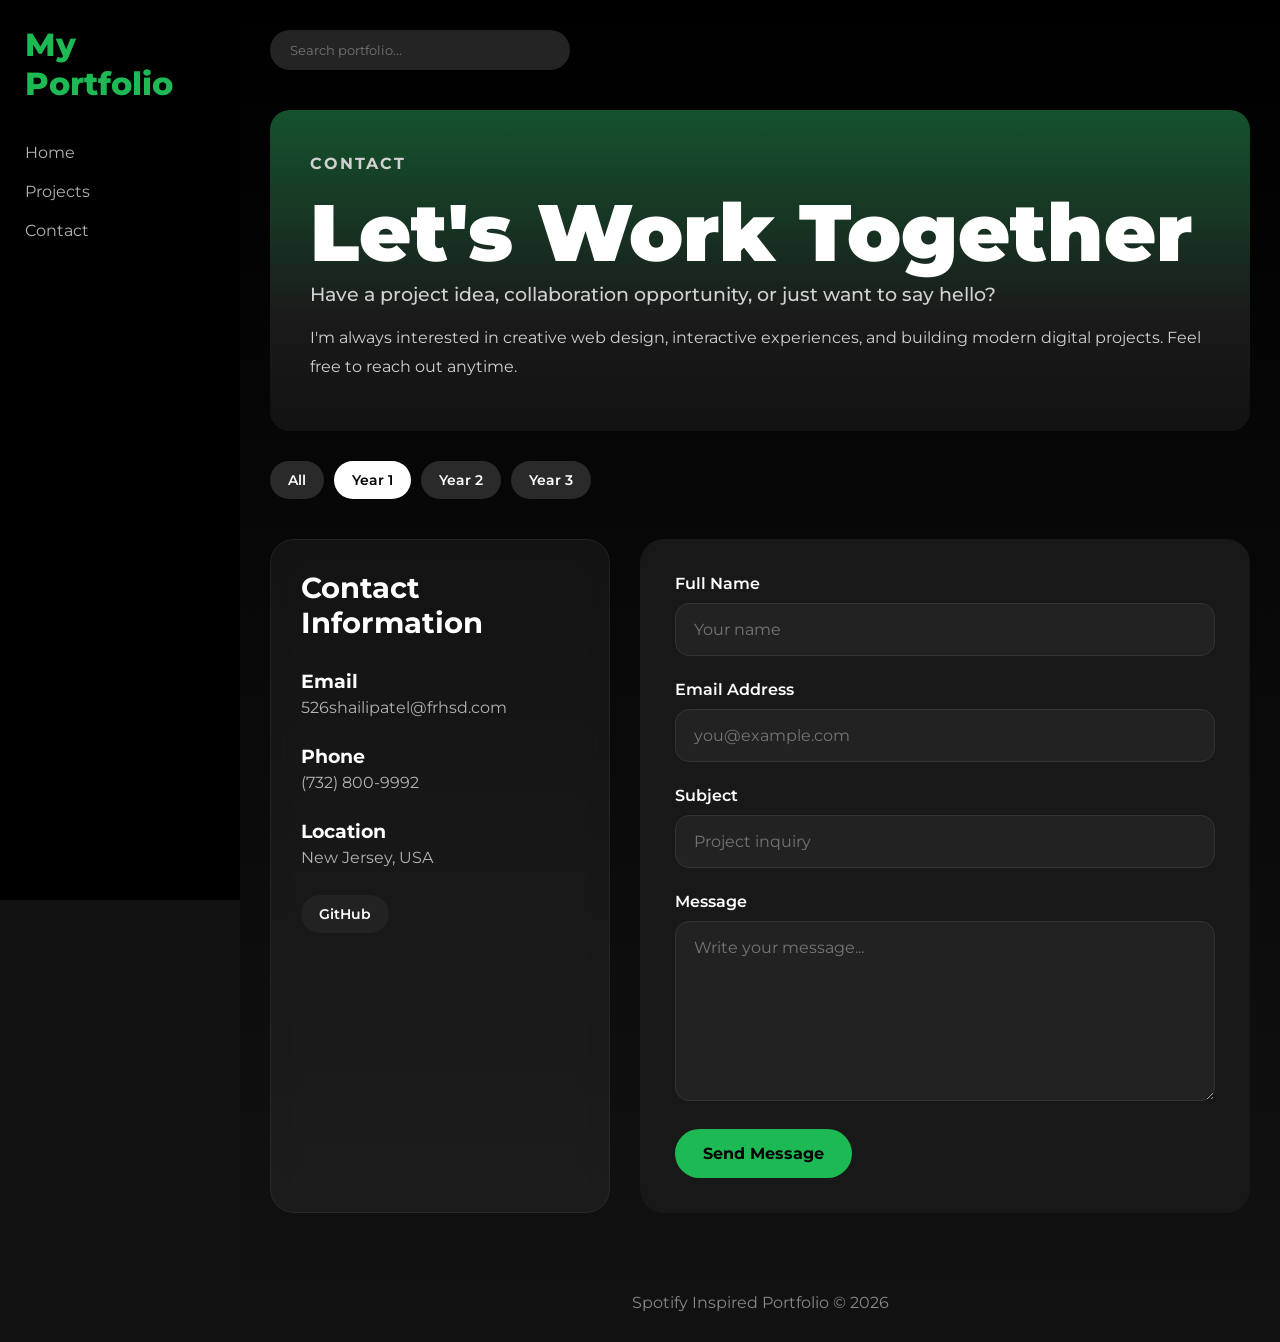
<file: contact.html>
<!DOCTYPE html>
<html lang="en">
<head>
<meta charset="UTF-8" />
<meta name="viewport" content="width=device-width, initial-scale=1.0"/>

<title>Contact | Senior Portfolio</title>

<link href="https://fonts.googleapis.com/css2?family=Montserrat:wght@300;400;500;700;800&display=swap" rel="stylesheet">
<link rel="stylesheet" href="style.css">

</head>

<body>

<!-- SIDEBAR -->

<div class="sidebar">

    <div class="logo">My Portfolio</div>

<ul>
<li><a href="index.html">Home</a></li>
<li><a href="index.html">Projects</a></li>
<li><a href="contact.html">Contact</a></li>
</ul>

</div>

<!-- MAIN -->

<div class="main">

    <!-- TOPBAR -->

    <div class="topbar">

        <input type="text" class="search" placeholder="Search portfolio...">

    </div>

    <!-- HERO -->

    <section class="hero contact-hero-banner">

        <div class="hero-content">

            <p class="contact-mini-title">CONTACT</p>

            <h1>Let's Work Together</h1>

            <h3>
                Have a project idea, collaboration opportunity,
                or just want to say hello?
            </h3>

            <p class="hero-description">
                I'm always interested in creative web design,
                interactive experiences, and building modern digital projects.
                Feel free to reach out anytime.
            </p>

        </div>

    </section>

    <div class="spotify-nav">
    <a href="index.html" class="nav-pill">All</a>
    <a href="year1.html" class="nav-pill active">Year 1</a>
    <a href="year2.html" class="nav-pill">Year 2</a>
    <a href="year3.html" class="nav-pill">Year 3</a>
</div>

    <!-- CONTACT SECTION -->

    <section class="contact-page">

        <div class="contact-layout">

            <!-- LEFT SIDE -->

            <div class="contact-info-card">

                <h2>Contact Information</h2>

                <div class="contact-item">

                  

                    <div>
                        <h3>Email</h3>
                        <p>526shailipatel@frhsd.com</p>
                    </div>

                </div>

                <div class="contact-item">

                  

                    <div>
                        <h3>Phone</h3>
                        <p>(732) 800-9992</p>
                    </div>

                </div>

                <div class="contact-item">

                    

                    <div>
                        <h3>Location</h3>
                        <p>New Jersey, USA</p>
                    </div>

                </div>

                <div class="contact-socials">

                    <a href="https://github.com/Shaili-Patel">GitHub</a>

                </div>

            </div>

            <!-- RIGHT SIDE -->

            <form class="contact-form">

                <div class="contact-input-group">

                    <label>Full Name</label>

                    <input type="text" placeholder="Your name">

                </div>

                <div class="contact-input-group">

                    <label>Email Address</label>

                    <input type="email" placeholder="you@example.com">

                </div>

                <div class="contact-input-group">

                    <label>Subject</label>

                    <input type="text" placeholder="Project inquiry">

                </div>

                <div class="contact-input-group">

                    <label>Message</label>

                    <textarea placeholder="Write your message..."></textarea>

                </div>

                <button type="submit" class="contact-submit-btn">
                    Send Message
                </button>

            </form>

        </div>

    </section>

    <!-- FOOTER -->

    <footer>

        Spotify Inspired Portfolio © 2026

    </footer>

</div>

<script src="script.js"></script>

</body>
</html>
</file>
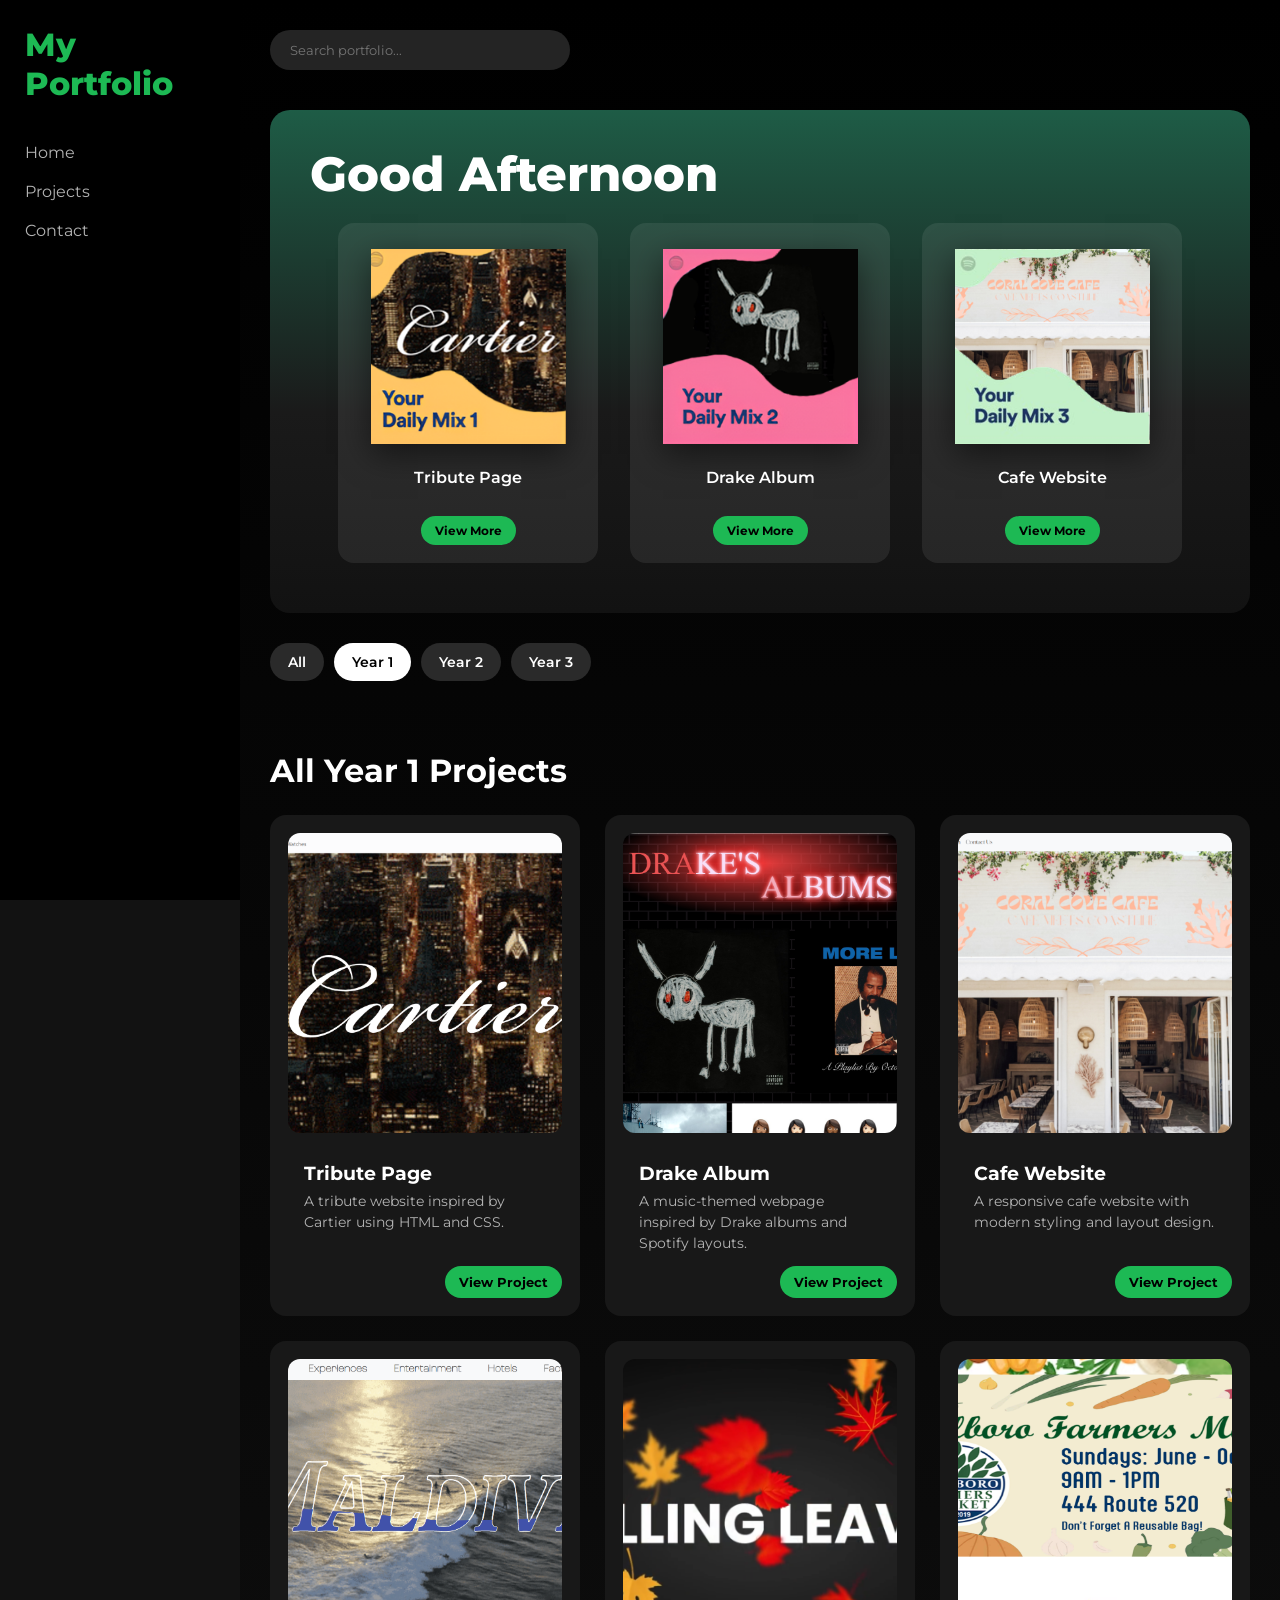
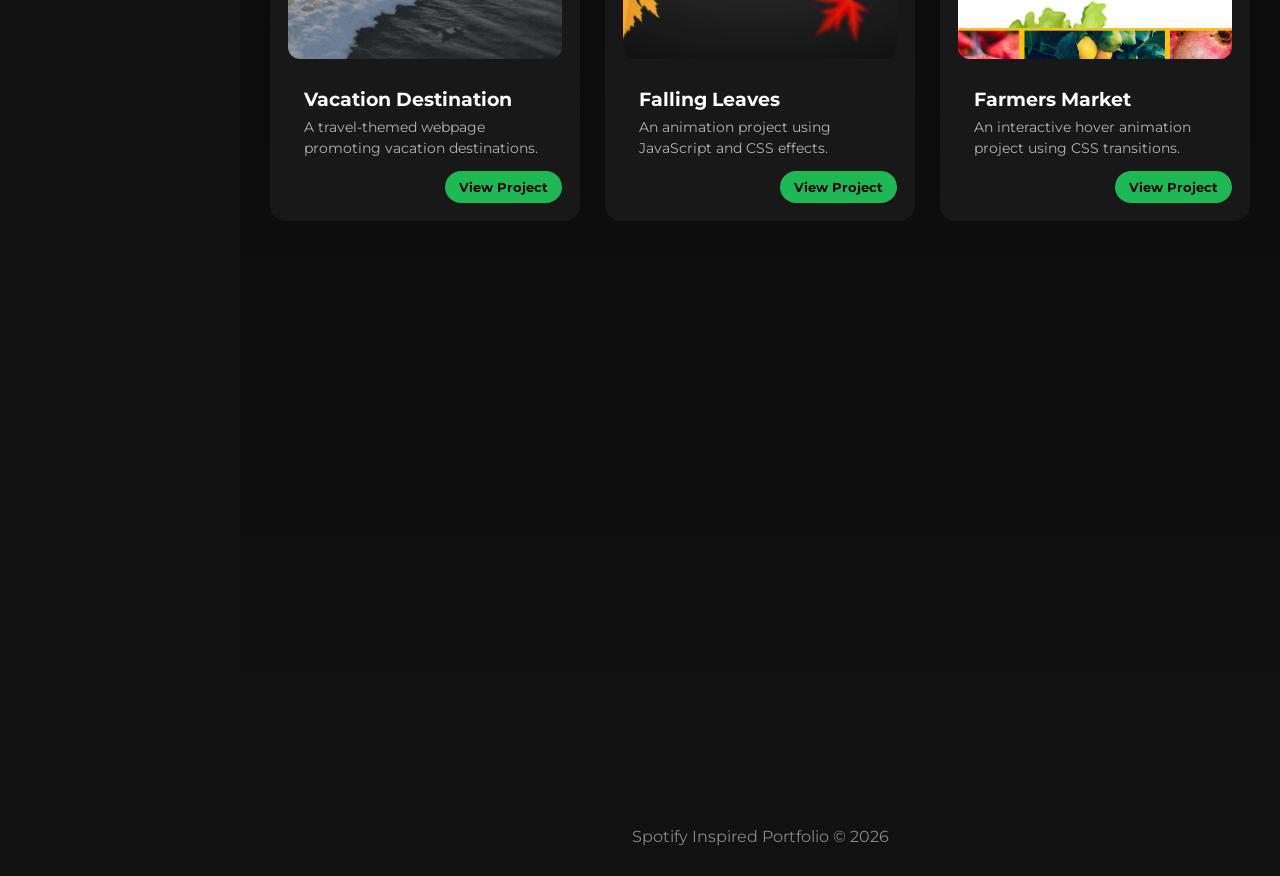
<file: year1.html>
<!DOCTYPE html>
<html lang="en">
<head>
<meta charset="UTF-8" />
<meta name="viewport" content="width=device-width, initial-scale=1.0"/>
<title>Senior Portfolio</title>

<link href="https://fonts.googleapis.com/css2?family=Montserrat:wght@300;400;500;700;800&display=swap" rel="stylesheet">
<link rel="stylesheet" href="style.css">

</head>

<body>

<!-- SIDEBAR -->

<div class="sidebar">

<div class="logo">My Portfolio</div>

<ul>
<li><a href="index.html">Home</a></li>
<li><a href="index.html">Projects</a></li>
<li><a href="contact.html">Contact</a></li>
</ul>

</div>

<!-- MAIN -->

<div class="main">

<div class="topbar">

<input type="text" class="search" placeholder="Search portfolio...">

</div>

<section class="hero">

    <div class="hero-content">

        <h1 id="greeting"></h1>

 <div class="featured-grid">

    <!-- CARD 1 -->
    <a href="https://replit.com/@ShailiPatel5/Tribute-Page-Cartier" class="featured-card">

        <div class="featured-info">

            <img src="imgs/cartier daily mix.png">

            <span>Tribute Page</span>

        </div>

        <div class="details-btn">
            View More
        </div>

    </a>

    <!-- CARD 2 -->
    <a href="https://e1bef917-563c-46b0-97b1-822767e1d5e1-00-2dlvwuyfil9fa.spock.replit.dev/" class="featured-card">

        <div class="featured-info">

            <img src="imgs/drake daily mix.png">

            <span>Drake Album</span>

        </div>

        <div class="details-btn">
            View More
        </div>

    </a>

    <!-- CARD 3 -->
    <a href="https://187a3d66-c8ff-47df-9fc4-520fe38a04f6-00-1ez5hhfctxsdd.kirk.replit.dev/" class="featured-card">

        <div class="featured-info">

            <img src="imgs/coral daily mix.png">

            <span>Cafe Website</span>

        </div>

        <div class="details-btn">
            View More
        </div>

    </a>

</div>

    </div>

</section>

<div class="spotify-nav">
    <a href="index.html" class="nav-pill">All</a>
    <a href="year1.html" class="nav-pill active">Year 1</a>
    <a href="year2.html" class="nav-pill">Year 2</a>
    <a href="year3.html" class="nav-pill">Year 3</a>
</div>

<!-- PROJECTS -->

<!-- PROJECTS -->

<div class="section">

    <h2>All Year 1 Projects</h2>

    <div class="cards" id="project-container"></div>

</div>

<footer>

Spotify Inspired Portfolio © 2026

</footer>

</div>

<script src="script.js"></script>


</body>
</html>
</file>
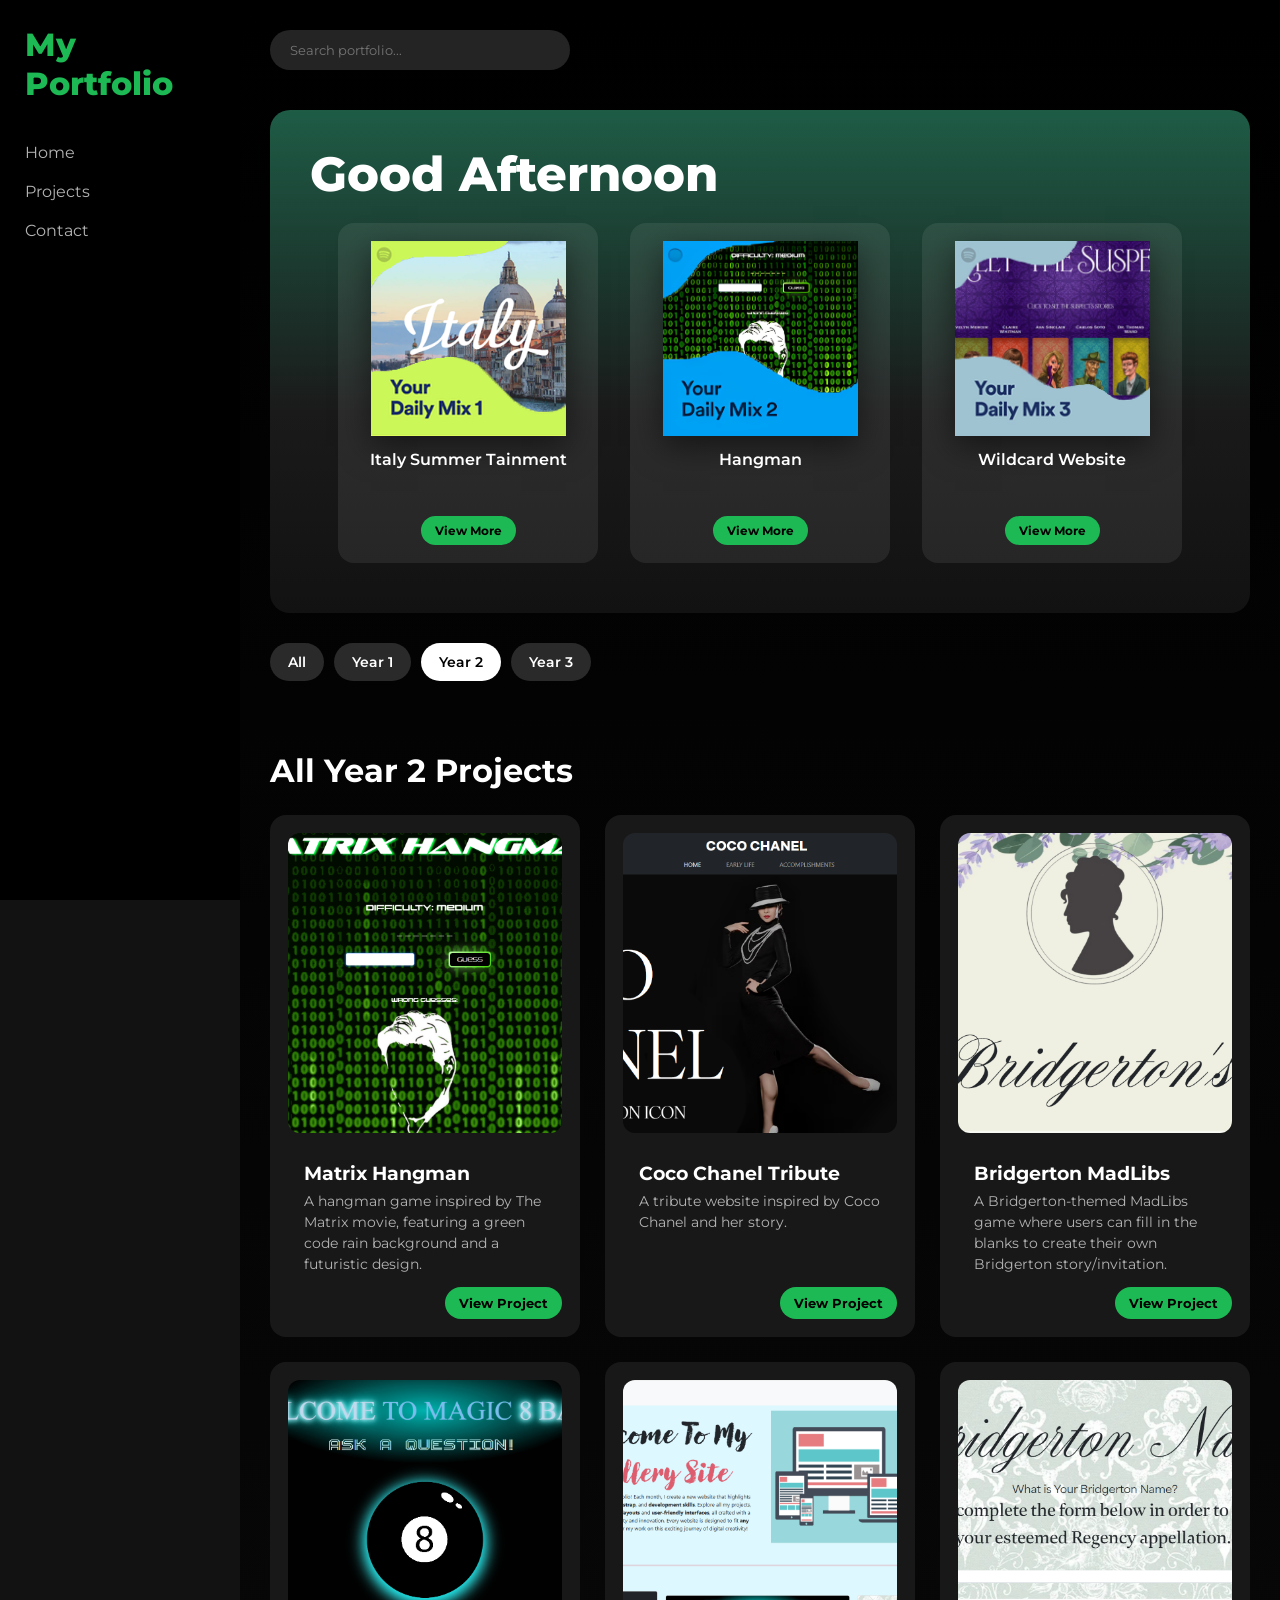
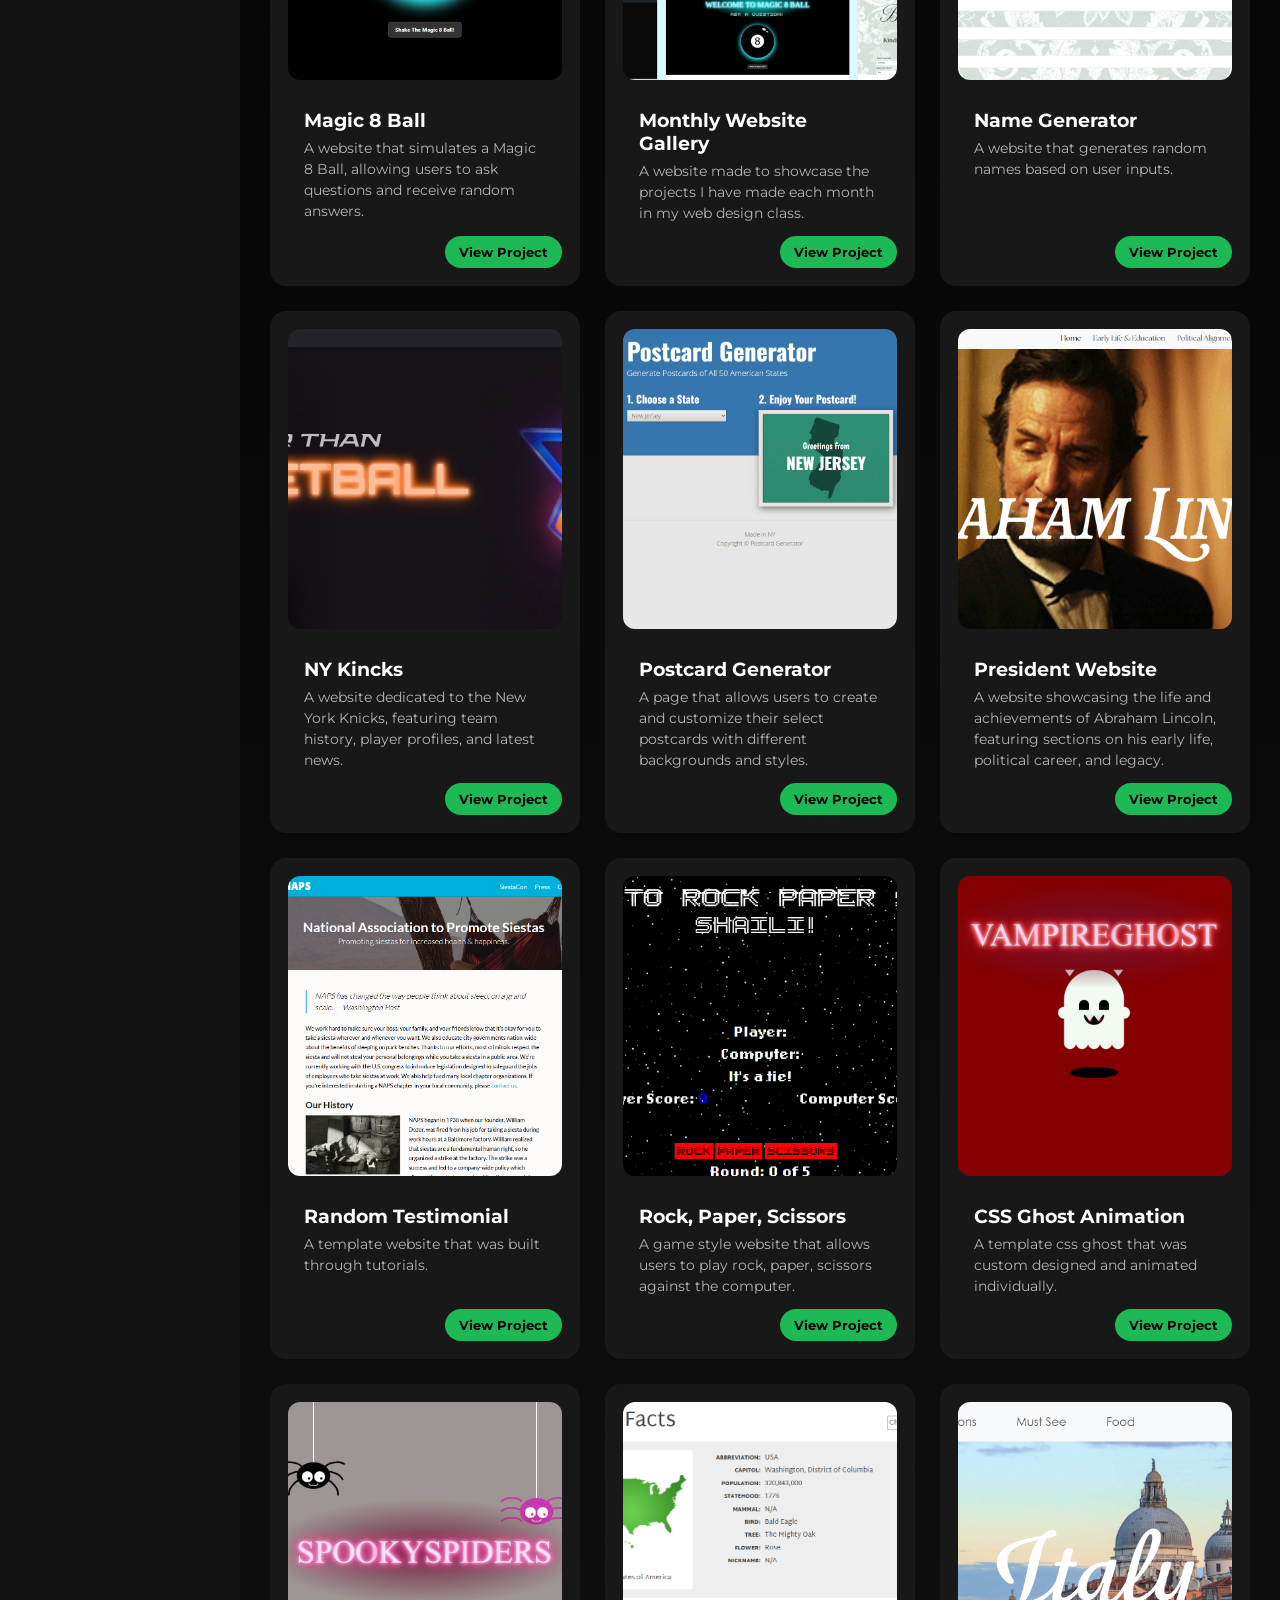
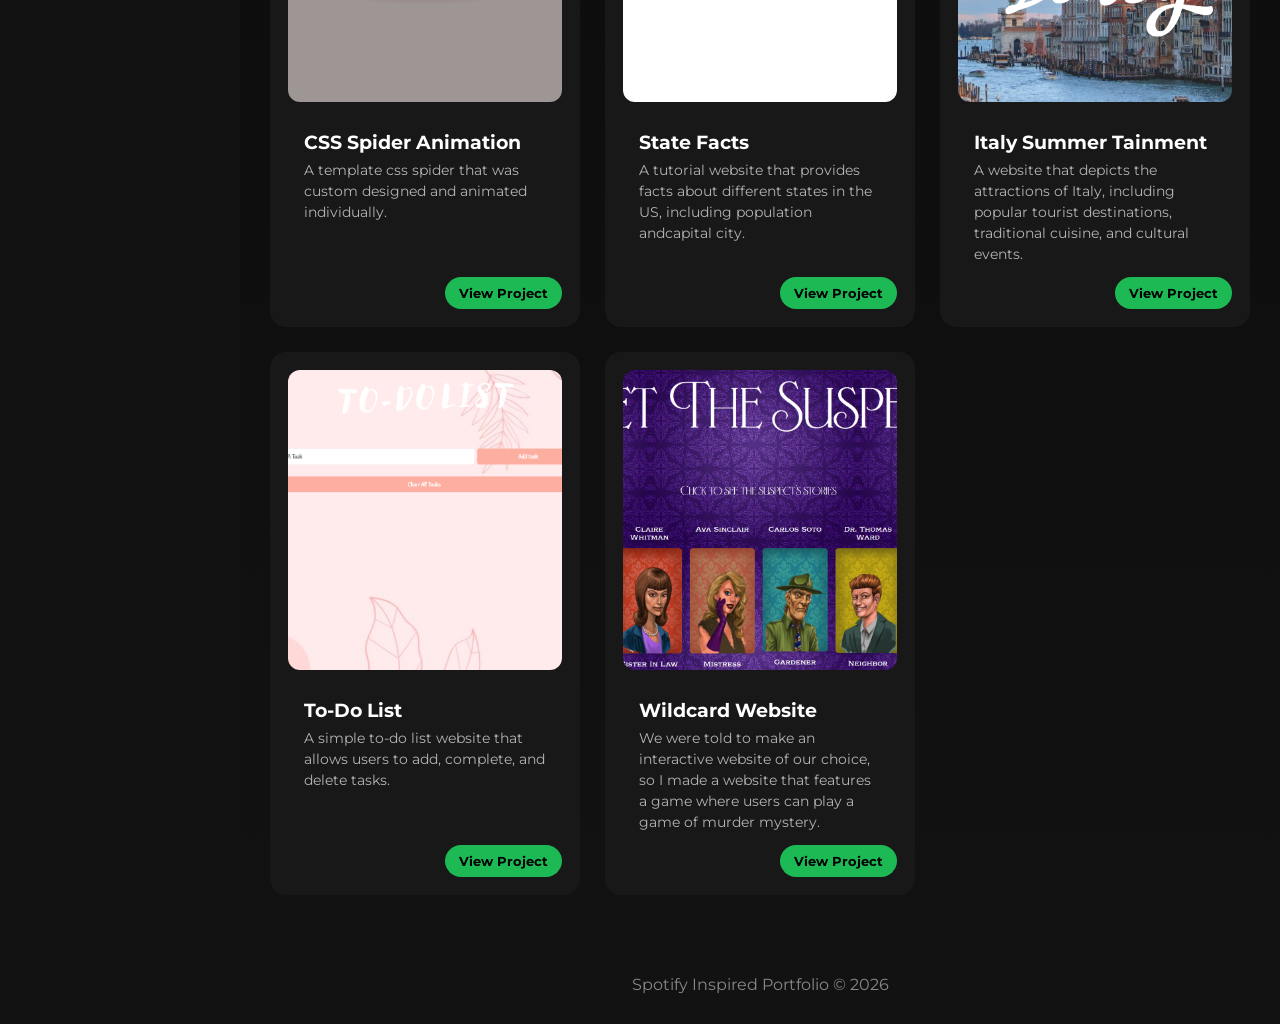
<file: year2.html>
<!DOCTYPE html>
<html lang="en">
<head>
<meta charset="UTF-8" />
<meta name="viewport" content="width=device-width, initial-scale=1.0"/>
<title>Senior Portfolio</title>

<link href="https://fonts.googleapis.com/css2?family=Montserrat:wght@300;400;500;700;800&display=swap" rel="stylesheet">
<link rel="stylesheet" href="style.css">

</head>

<body>

<!-- SIDEBAR -->

<div class="sidebar">

<div class="logo">My Portfolio</div>

<ul>
<li><a href="index.html">Home</a></li>
<li><a href="index.html">Projects</a></li>
<li><a href="contact.html">Contact</a></li>
</ul>

</div>

<!-- MAIN -->

<div class="main">

<div class="topbar">

<input type="text" class="search" placeholder="Search portfolio...">

</div>

<section class="hero">

    <div class="hero-content">

        <h1 id="greeting"></h1>

        <div class="featured-grid">

               <a href="https://5ec066af-39f5-42e0-aad0-a8b3d3fced6f-00-1wedjhq0ze47c.worf.replit.dev/" class="featured-card">
                <img src="imgs/italy daily mix.png">
                <span>Italy Summer Tainment</span>
                 <div class="details-btn">
            View More
        </div>
            </a>

            <a href="https://replit.com/@ShailiPatel5/Tribute-Page-Cartier" class="featured-card">
                <img src="imgs/hangman daily mix.png">
                <span>Hangman</span>
                 <div class="details-btn">
            View More
        </div>
            </a>

             <a href="https://5ec066af-39f5-42e0-aad0-a8b3d3fced6f-00-1wedjhq0ze47c.worf.replit.dev/" class="featured-card">
                <img src="imgs/wild daily mix.png">
                <span>Wildcard Website</span>
                 <div class="details-btn">
            View More
        </div>
            </a>

        </div>

    </div>

</section>

<div class="spotify-nav">
    <a href="index.html" class="nav-pill">All</a>
    <a href="year1.html" class="nav-pill">Year 1</a>
    <a href="year2.html" class="nav-pill active">Year 2</a>
    <a href="year3.html" class="nav-pill">Year 3</a>
</div>

<!-- PROJECTS -->

<div class="section">

    <h2>All Year 2 Projects</h2>

    <div class="cards" id="project-container"></div>

</div>

<footer>

Spotify Inspired Portfolio © 2026

</footer>

</div>

<script src="script.js"></script>

</script>

</body>
</html>
</file>
<file: style.css>
*{
    margin:0;
    padding:0;
    box-sizing:border-box;
    font-family:'Montserrat',sans-serif;
}

body{
    background:#121212;
    color:white;
    overflow-x:hidden;
}

/* SIDEBAR */

.sidebar{
    position:fixed;
    width:240px;
    height:100vh;
    background:#000;
    padding:25px;
}

.logo{
    font-size:2rem;
    font-weight:800;
    color:#1DB954;
    margin-bottom:40px;
}

.sidebar ul{
    list-style:none;
}

.sidebar ul li{
    margin:20px 0;
}

.sidebar ul li a{
    color:#b3b3b3;
    text-decoration:none;
    font-size:1rem;
    transition:.3s;
}

.sidebar ul li a:hover{
    color:white;
    padding-left:10px;
}

/* MAIN */

.main{
    margin-left:240px;
    padding:30px;
    background:linear-gradient(to bottom,#000000,#121212);
    min-height:100vh;
}

/* TOPBAR */

.topbar{
    display:flex;
    justify-content:space-between;
    align-items:center;
    margin-bottom:40px;
}

.search{
    width:300px;
    padding:12px 20px;
    border:none;
    border-radius:30px;
    background:#242424;
    color:white;
    outline:none;
}

.profile{
    background:#000;
    padding:10px 18px;
    border-radius:30px;
}

/* HERO */

.hero{
    display:flex;
    align-items:center;
    gap:40px;
    margin-bottom:60px;

    animation:fadeIn 1.5s ease;
}

.hero img{
    width:250px;
    height:250px;
    object-fit:cover;

    box-shadow:0 10px 30px rgba(0,0,0,.5);
}

.hero-text h1{
    font-size:4rem;
    margin-bottom:15px;
}

.hero-content p{
    color:#d1d1d1;
    line-height:1.8;
    max-width:1000px;
}

.btns{
    margin-top:25px;
}

.btn{
    padding:14px 28px;
    border:none;
    border-radius:30px;
    cursor:pointer;
    margin-right:15px;
    font-weight:bold;
    transition:.3s;
}

.green{
    background:#1DB954;
    color:black;
}

.green:hover{
    transform:scale(1.08);
}

.dark{
    background:#242424;
    color:white;
}

.dark:hover{
    background:#333;
}

/* SECTIONS */

.section{
    margin-top:70px;
}

.section h2{
    margin-bottom:25px;
    font-size:2rem;
}

/* CARDS */

.cards{
    display:grid;
    grid-template-columns:repeat(3, 1fr);
    gap:25px;
}

.card{
    background:#181818;
    padding:18px;
    border-radius:15px;

    transition:.4s;
    cursor:pointer;

    opacity:0;
    transform:translateY(50px);
}

.card.show{
    opacity:1;
    transform:translateY(0);
}

.card:hover{
    background:#282828;
    transform:translateY(-10px);
}

.card img{
    width:100%;
    border-radius:12px;
    margin-bottom:15px;
}

.card h3{
    margin-bottom:10px;
}

.card p{
    color:#b3b3b3;
    line-height:1.6;
    max-width: 700px;
}

/* ABOUT */

.about-box{
    background:#181818;
    padding:30px;
    border-radius:20px;
    line-height:1.8;
    color:#d1d1d1;
}

/* FOOTER */

footer{
    margin-top:80px;
    text-align:center;
    color:#888;
}

/* ANIMATIONS */

@keyframes fadeIn{
    from{
        opacity:0;
        transform:translateY(50px);
    }

    to{
        opacity:1;
        transform:translateY(0);
    }
}

/* RESPONSIVE */

@media(max-width:900px){

.sidebar{
    width:100%;
    height:auto;
    position:relative;
}

.main{
    margin-left:0;
}

.hero{
    flex-direction:column;
    text-align:center;
}

.hero-text h1{
    font-size:2.5rem;
}

}

.spotify-nav {
    display: flex;
    gap: 10px;
}

.nav-pill {
    text-decoration: none;
    background: #2a2a2a;
    color: white;
    padding: 10px 18px;
    border-radius: 999px;
    font-size: 14px;
    font-weight: 600;
    transition: 0.2s ease;
}

.nav-pill:hover {
    background: #3a3a3a;
}

.nav-pill.active {
    background: white;
    color: black;
}

.hero{
    padding:28px;

    border-radius:20px;

    min-height:260px;

    background:linear-gradient(180deg,#1e5c46 0%,#1a1a1a 60%,#121212 100%);

    margin-bottom:30px;

    animation:fadeIn 1.2s ease;
}

.album-cover{
    width:240px;
    height:240px;
    object-fit:cover;
    border-radius:12px;
    box-shadow:0 20px 40px rgba(0,0,0,.5);
    transition:.4s;
}

.album-cover:hover{
    transform:scale(1.03);
}

.hero-content{
    margin-bottom:10px;
}

.album-type{
    font-size:.9rem;
    font-weight:700;

    margin-bottom:10px;

    text-transform:uppercase;

    color:#d1d1d1;
}

.hero h1{
    font-size:5rem;
    font-weight:900;

    margin-bottom:10px;

    line-height:1;
}

.hero h3{
    color:#d1d1d1;

    margin-bottom:18px;

    font-weight:500;
}

.hero-description{
    max-width:700px;

    line-height:1.7;

    color:#b3b3b3;
}

.hero-buttons{
    margin-top:30px;

    display:flex;

    gap:15px;
}

.play-btn{
    background:#1DB954;
    color:black;
    border:none;
    padding:14px 30px;
    border-radius:999px;
    font-weight:700;
    cursor:pointer;
    transition:.3s;
}

.play-btn:hover{
    transform:scale(1.08);
    box-shadow:0 0 20px rgba(29,185,84,.5);
}

.save-btn{
    background:transparent;
    border:1px solid #777;
    color:white;
    padding:14px 28px;
    border-radius:999px;
    cursor:pointer;
    transition:.3s;
}

.save-btn:hover{
    background:#2a2a2a;
}

/* Hero Styling (Featured)*/
.hero{
    padding:40px;
    border-radius:20px;
    min-height:420px;
    background:linear-gradient(180deg,#1e5c46 0%,#1a1a1a 60%,#121212 100%);
    margin-bottom:30px;
    animation:fadeIn 1.2s ease;
}

.hero-content{
    width:100%;
}

#greeting{
    font-size:3rem;
    font-weight:800;
    margin-bottom:25px;
}

/* GRID */
.featured-grid{
    display:grid;
    grid-template-columns:repeat(3, 260px);

    justify-content:center;

    gap:32px;
}

/* FEATURED CARD */

.featured-card{
    display:flex;
    flex-direction:column;

    align-items:center;
    justify-content:flex-start;

    height:340px;   /* fits 195px image + text + button */

    padding:18px;

    border-radius:16px;

    background:rgba(255,255,255,.08);

    text-decoration:none;
    color:white;

    transition:.25s ease;

    text-align:center;
}

.featured-card:hover{
    transform:translateY(-6px);
    background:rgba(255,255,255,.14);
}

/* LEFT SIDE */

.featured-info{
    display:flex;
    flex-direction:column;
    align-items:center;

    gap:10px;

    margin-top:8px;
}

.featured-info span{
    font-size:1rem;
    font-weight:700;
}

/* IMAGE */
.featured-card img{
    width:195px;
    height:195px;
    object-fit:cover;
    margin-bottom:14px;
}

/* BUTTON */

.details-btn{
    margin-top:auto;

    background:#1DB954;
    color:black;

    padding:7px 14px;

    border-radius:999px;

    font-size:12px;
    font-weight:700;

    transition:.2s ease;
}

.featured-card:hover .details-btn{
    background:#1ed760;
    transform:scale(1.05);
}

.featured-card:hover{
    background:rgba(255,255,255,.15);
    transform:scale(1.03);
}

/* IMAGE */
.featured-card img{
    width:195px;
    height:195px;
    object-fit:cover;
}

/* TEXT */
.featured-card span{
    font-size:1rem;
    font-weight:600;
    white-space:nowrap;
    overflow:hidden;
    text-overflow:ellipsis;
}

.section + .section{
    margin-top:50px;
}

.card{
    display:flex;
    flex-direction:column;
    height:100%;
}

.card img{
    width:100%;
    height:300px;
    object-fit:cover;
    display:block;
}

.card h3{
    margin-top:14px;
}

.card p{
    color:#b3b3b3;
    flex-grow:1;
    margin-top:10px;
}

.card{
    display:flex;
    flex-direction:column;
    height:100%;
    background:#181818;
    border-radius:16px;
    overflow:hidden;
    transition:0.3s ease;
}

.card a{
    align-self:flex-end;
    margin-top:12px;
    display:inline-block;
    padding:8px 14px;  
    background:#1DB954;
    color:black;
    text-decoration:none;
    border-radius:999px;
    font-size:13px;
    font-weight:700;
    transition:0.25s ease;
}

.card a:hover{
    transform:scale(1.06);
    background:#17a74a;
}

.card h3{
    margin:14px 16px 6px;
}

.card p{
    margin:0 16px;
    color:#b3b3b3;
    font-size:14px;
    line-height:1.5;
    flex-grow:1;
}

.card:hover{
    transform:translateY(-6px);
    box-shadow:0 10px 25px rgba(0,0,0,0.4);
}

/* POPULAR SECTION */

.popular-section{
    margin-top:40px;
    margin-bottom:50px;
}

.section-header{
    display:flex;
    justify-content:space-between;
    align-items:center;
    margin-bottom:25px;
}

.section-header h2{
    font-size:2rem;
}

.section-header a{
    color:#b3b3b3;
    text-decoration:none;
    font-weight:600;
    transition:.2s;
}

.section-header a:hover{
    color:white;
}

/* ROW */

.artist-row{
    display:flex;
    gap:28px;
    overflow-x:auto;
    padding-bottom:10px;
}

/* CARD */

.artist-card{
    min-width:170px;
    background:transparent;
    padding:12px;
    border-radius:10px;
    transition:.25s ease;
    cursor:pointer;
}

.artist-card:hover{
    background:#181818;
}

/* IMAGE */

.artist-card img{
    width:170px;
    height:170px;
    object-fit:cover;

    border-radius:50%;

    margin-bottom:15px;
}

/* TEXT */

.artist-card h3{
    font-size:1.1rem;
    margin-bottom:5px;
}

.artist-card p{
    color:#b3b3b3;
}

/* SCROLLBAR */

.artist-row::-webkit-scrollbar{
    height:8px;
}

.artist-row::-webkit-scrollbar-thumb{
    background:#333;
    border-radius:999px;
}

/* CARD */

.artist-card{
    min-width:170px;
    background:transparent;
    padding:12px;
    border-radius:10px;
    transition:.25s ease;
    cursor:pointer;

    position:relative;
}

/* PLAY BUTTON */

.play-hover{
    position:absolute;

    right:20px;
    top:125px;

    width:56px;
    height:56px;

    background:#1DB954;
    color:black;

    border-radius:50%;

    display:flex;
    align-items:center;
    justify-content:center;

    font-size:22px;
    font-weight:bold;

    opacity:0;

    transform:translateY(10px);

    transition:.3s ease;

    box-shadow:0 8px 20px rgba(0,0,0,.4);
}

/* SHOW ON HOVER */

.artist-card:hover .play-hover{
    opacity:1;
    transform:translateY(0);
}

/* CARD HOVER */

.artist-card:hover{
    background:#181818;
}

/* =========================
   CONTACT PAGE
========================= */

/* HERO CUSTOM */

.contact-hero-banner{
    background:
    linear-gradient(
        180deg,
        #14532d 0%,
        #1a1a1a 65%,
        #121212 100%
    );

    min-height:320px;

    display:flex;
    align-items:flex-end;
}

.contact-mini-title{
    color:#1DB954;
    font-weight:700;
    letter-spacing:2px;
    margin-bottom:14px;
}

/* PAGE */

.contact-page{
    margin-top:40px;
    margin-bottom:60px;
}

/* GRID */

.contact-layout{
    display:grid;
    grid-template-columns:340px 1fr;
    gap:30px;
}

/* LEFT CARD */

.contact-info-card{
    background:rgba(255,255,255,.05);

    border:1px solid rgba(255,255,255,.06);

    border-radius:24px;

    padding:30px;

    backdrop-filter:blur(12px);
}

.contact-info-card h2{
    margin-bottom:30px;
    font-size:1.8rem;
}

/* ITEMS */

.contact-item{
    display:flex;
    align-items:flex-start;

    gap:18px;

    margin-bottom:28px;
}

.contact-item span{
    font-size:1.5rem;
}

.contact-item h3{
    margin-bottom:5px;
}

.contact-item p{
    color:#b3b3b3;
}

/* SOCIALS */

.contact-socials{
    display:flex;
    flex-wrap:wrap;
    gap:12px;
    margin-top:25px;
}

.contact-socials a{
    background:#222;
    color:white;

    text-decoration:none;

    padding:10px 18px;

    border-radius:999px;

    font-size:.9rem;
    font-weight:600;

    transition:.25s ease;
}

.contact-socials a:hover{
    background:#1DB954;
    color:black;
    transform:translateY(-2px);
}

/* FORM */

.contact-form{
    background:#181818;

    border-radius:24px;

    padding:35px;
}

/* INPUT GROUP */

.contact-input-group{
    margin-bottom:24px;
}

.contact-input-group label{
    display:block;
    margin-bottom:10px;
    font-weight:600;
}

/* INPUTS */

.contact-input-group input,
.contact-input-group textarea{
    width:100%;

    background:#222;

    border:1px solid #333;

    color:white;

    padding:16px 18px;

    border-radius:14px;

    outline:none;

    font-size:1rem;

    transition:.25s ease;
}

.contact-input-group input:focus,
.contact-input-group textarea:focus{
    border-color:#1DB954;

    box-shadow:
    0 0 0 3px rgba(29,185,84,.15);
}

.contact-input-group textarea{
    min-height:180px;
    resize:vertical;
}

/* BUTTON */

.contact-submit-btn{
    background:#1DB954;
    color:black;

    border:none;

    padding:15px 28px;

    border-radius:999px;

    font-weight:700;
    font-size:1rem;

    cursor:pointer;

    transition:.25s ease;
}

.contact-submit-btn:hover{
    transform:scale(1.04);

    box-shadow:
    0 0 25px rgba(29,185,84,.35);
}

/* RESPONSIVE */

@media(max-width:950px){

    .contact-layout{
        grid-template-columns:1fr;
    }

    .contact-hero-banner h1{
        font-size:3rem;
    }

}

html{
    scroll-behavior:smooth;
}
</file>
